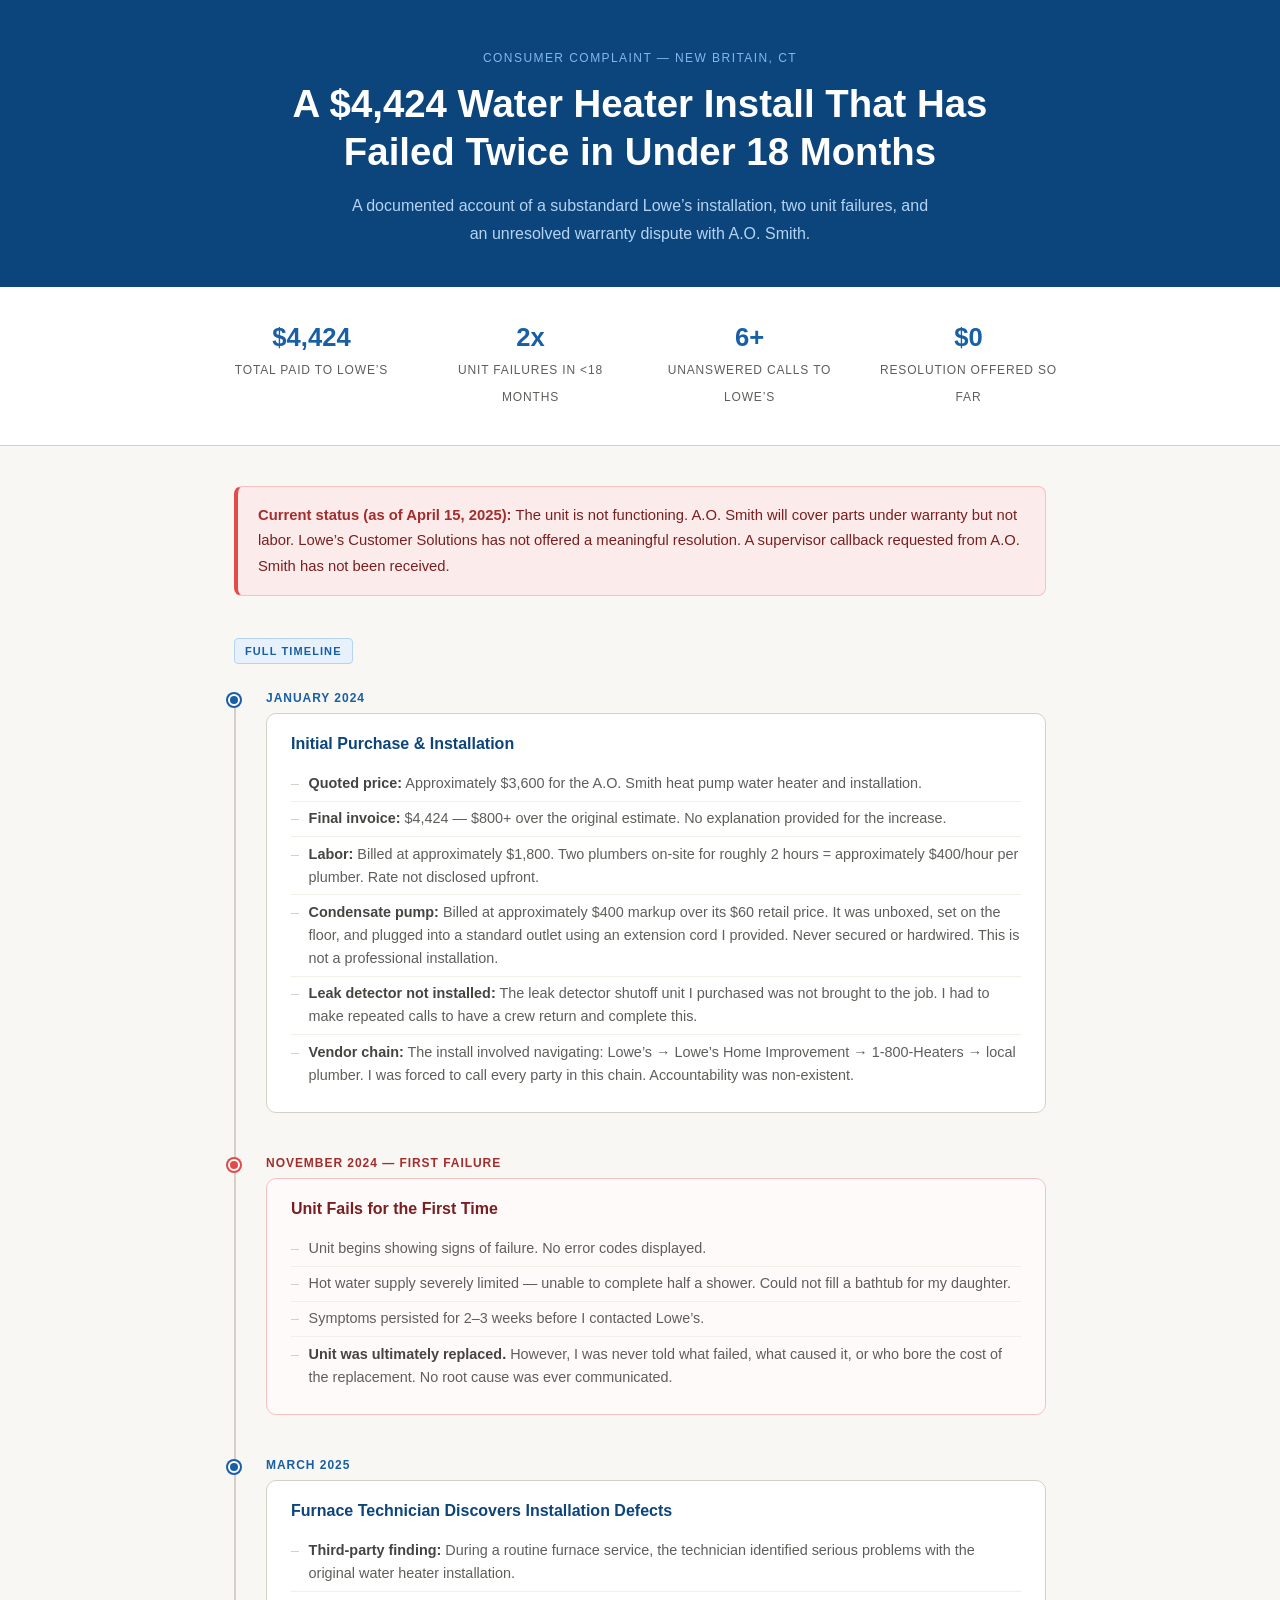
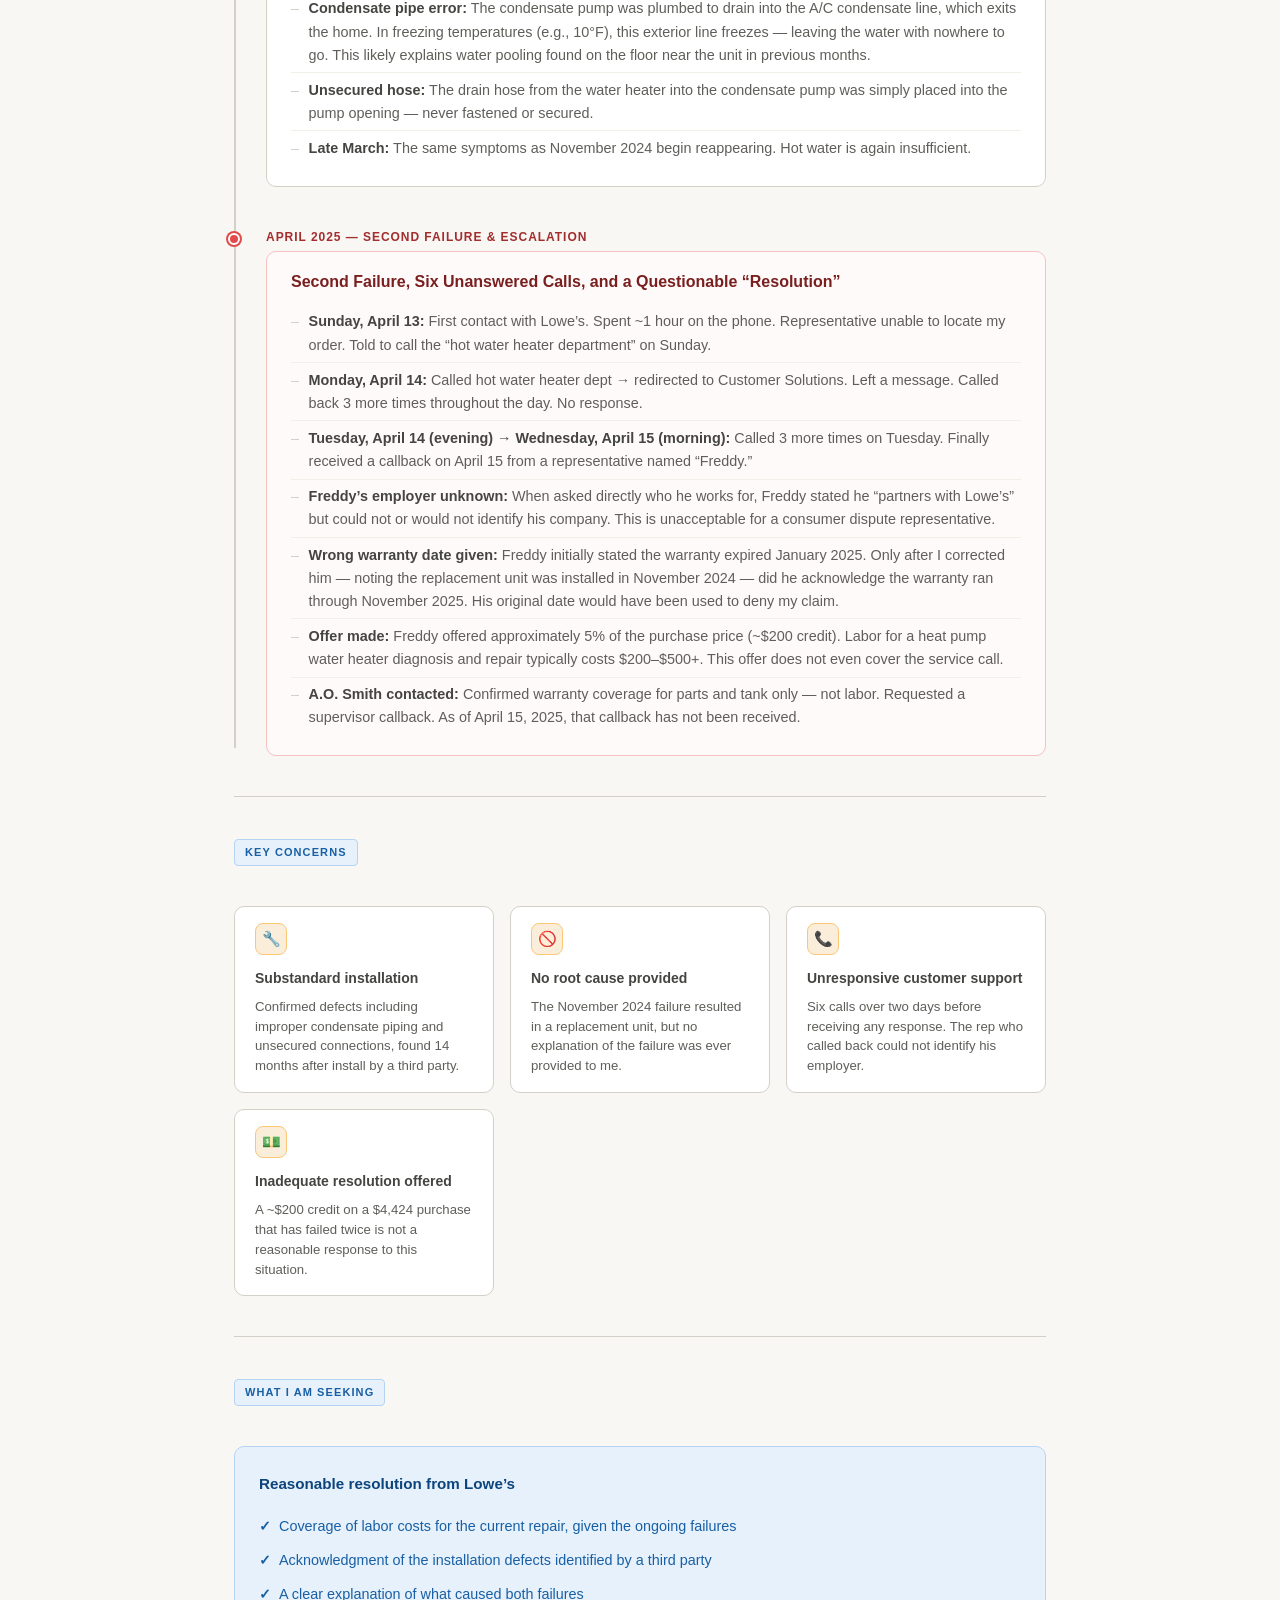
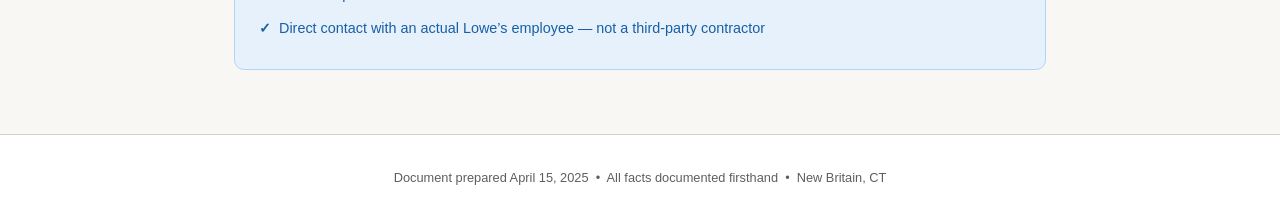
<file: aosmithpos.html>
<!DOCTYPE html>
<html lang="en">
<head>
<meta charset="UTF-8">
<meta name="viewport" content="width=device-width, initial-scale=1.0">
<title>My Lowe's Installation Nightmare | A Consumer's Story</title>
<style>
  *, *::before, *::after { box-sizing: border-box; margin: 0; padding: 0; }

  :root {
    --blue-dark: #0C447C;
    --blue-mid: #185FA5;
    --blue-light: #E6F1FB;
    --blue-border: #B5D4F4;
    --gray-text: #444441;
    --gray-muted: #5F5E5A;
    --gray-light: #F1EFE8;
    --gray-border: #D3D1C7;
    --red-bg: #FCEBEB;
    --red-border: #F7C1C1;
    --red-text: #791F1F;
    --amber-bg: #FAEEDA;
    --amber-border: #FAC775;
    --amber-text: #633806;
    --white: #ffffff;
  }

  body {
    font-family: -apple-system, BlinkMacSystemFont, 'Segoe UI', Roboto, sans-serif;
    font-size: 16px;
    line-height: 1.7;
    color: var(--gray-text);
    background: #f8f7f4;
  }

  /* HEADER */
  header {
    background: var(--blue-dark);
    color: #fff;
    padding: 3rem 1.5rem 2.5rem;
    text-align: center;
  }
  header .eyebrow {
    font-size: 12px;
    letter-spacing: 0.12em;
    text-transform: uppercase;
    color: #85B7EB;
    margin-bottom: 0.75rem;
  }
  header h1 {
    font-size: clamp(1.6rem, 4vw, 2.4rem);
    font-weight: 600;
    color: #fff;
    line-height: 1.25;
    margin-bottom: 1rem;
    max-width: 700px;
    margin-left: auto;
    margin-right: auto;
  }
  header p {
    font-size: 1rem;
    color: #B5D4F4;
    max-width: 580px;
    margin: 0 auto;
  }

  /* SUMMARY STATS */
  .stats-bar {
    background: var(--white);
    border-bottom: 1px solid var(--gray-border);
    padding: 1.5rem;
  }
  .stats-inner {
    max-width: 860px;
    margin: 0 auto;
    display: grid;
    grid-template-columns: repeat(auto-fit, minmax(140px, 1fr));
    gap: 1rem;
  }
  .stat {
    text-align: center;
    padding: 0.75rem 0.5rem;
  }
  .stat-value {
    font-size: 1.6rem;
    font-weight: 600;
    color: var(--blue-mid);
    display: block;
    line-height: 1.1;
    margin-bottom: 0.25rem;
  }
  .stat-label {
    font-size: 12px;
    color: var(--gray-muted);
    text-transform: uppercase;
    letter-spacing: 0.07em;
  }

  /* MAIN CONTENT */
  main {
    max-width: 860px;
    margin: 0 auto;
    padding: 2.5rem 1.5rem 4rem;
  }

  /* ALERT BOX */
  .alert {
    background: var(--red-bg);
    border: 1px solid var(--red-border);
    border-left: 4px solid #E24B4A;
    border-radius: 8px;
    padding: 1rem 1.25rem;
    margin-bottom: 2.5rem;
    color: var(--red-text);
    font-size: 0.925rem;
  }
  .alert strong { color: #A32D2D; }

  /* SECTION HEADINGS */
  .section-label {
    display: inline-block;
    font-size: 11px;
    font-weight: 600;
    letter-spacing: 0.1em;
    text-transform: uppercase;
    color: var(--blue-mid);
    background: var(--blue-light);
    border: 1px solid var(--blue-border);
    border-radius: 4px;
    padding: 3px 10px;
    margin-bottom: 1.5rem;
  }

  /* TIMELINE */
  .timeline {
    position: relative;
    padding-left: 2rem;
  }
  .timeline::before {
    content: '';
    position: absolute;
    left: 0;
    top: 8px;
    bottom: 8px;
    width: 2px;
    background: var(--gray-border);
  }

  .timeline-entry {
    position: relative;
    margin-bottom: 2.5rem;
  }
  .timeline-entry::before {
    content: '';
    position: absolute;
    left: -2.4rem;
    top: 6px;
    width: 12px;
    height: 12px;
    border-radius: 50%;
    background: var(--blue-mid);
    border: 2px solid var(--white);
    box-shadow: 0 0 0 2px var(--blue-mid);
  }
  .timeline-entry.critical::before {
    background: #E24B4A;
    box-shadow: 0 0 0 2px #E24B4A;
  }

  .timeline-month {
    font-size: 0.75rem;
    font-weight: 600;
    letter-spacing: 0.08em;
    text-transform: uppercase;
    color: var(--blue-mid);
    margin-bottom: 0.25rem;
  }
  .timeline-entry.critical .timeline-month { color: #A32D2D; }

  .timeline-card {
    background: var(--white);
    border: 1px solid var(--gray-border);
    border-radius: 10px;
    padding: 1.25rem 1.5rem;
  }
  .timeline-entry.critical .timeline-card {
    border-color: var(--red-border);
    background: #fffafa;
  }

  .timeline-card h2 {
    font-size: 1rem;
    font-weight: 600;
    color: var(--blue-dark);
    margin-bottom: 0.75rem;
    line-height: 1.3;
  }
  .timeline-entry.critical .timeline-card h2 { color: var(--red-text); }

  .timeline-card ul {
    list-style: none;
    padding: 0;
    margin: 0;
  }
  .timeline-card ul li {
    font-size: 0.9rem;
    line-height: 1.6;
    color: var(--gray-muted);
    padding: 0.35rem 0 0.35rem 1.1rem;
    border-bottom: 1px solid var(--gray-light);
    position: relative;
  }
  .timeline-card ul li:last-child { border-bottom: none; }
  .timeline-card ul li::before {
    content: '–';
    position: absolute;
    left: 0;
    color: var(--gray-border);
  }
  .timeline-card ul li strong {
    color: var(--gray-text);
    font-weight: 600;
  }

  /* DIVIDER */
  .divider {
    border: none;
    border-top: 1px solid var(--gray-border);
    margin: 2.5rem 0;
  }

  /* CONCERNS GRID */
  .concerns-grid {
    display: grid;
    grid-template-columns: repeat(auto-fit, minmax(240px, 1fr));
    gap: 1rem;
    margin-top: 1rem;
  }
  .concern-card {
    background: var(--white);
    border: 1px solid var(--gray-border);
    border-radius: 10px;
    padding: 1rem 1.25rem;
  }
  .concern-card .icon {
    width: 32px;
    height: 32px;
    border-radius: 8px;
    background: var(--amber-bg);
    border: 1px solid var(--amber-border);
    display: flex;
    align-items: center;
    justify-content: center;
    margin-bottom: 0.75rem;
    font-size: 15px;
  }
  .concern-card h3 {
    font-size: 0.875rem;
    font-weight: 600;
    color: var(--gray-text);
    margin-bottom: 0.4rem;
  }
  .concern-card p {
    font-size: 0.825rem;
    color: var(--gray-muted);
    line-height: 1.5;
  }

  /* WHAT I WANT */
  .resolution-box {
    background: var(--blue-light);
    border: 1px solid var(--blue-border);
    border-radius: 10px;
    padding: 1.5rem;
    margin-top: 1rem;
  }
  .resolution-box h3 {
    font-size: 0.95rem;
    font-weight: 600;
    color: var(--blue-dark);
    margin-bottom: 0.75rem;
  }
  .resolution-box ul {
    list-style: none;
    padding: 0;
  }
  .resolution-box ul li {
    font-size: 0.9rem;
    color: var(--blue-mid);
    padding: 0.3rem 0 0.3rem 1.25rem;
    position: relative;
  }
  .resolution-box ul li::before {
    content: '✓';
    position: absolute;
    left: 0;
    font-weight: 700;
    color: var(--blue-mid);
  }

  /* FOOTER */
  footer {
    text-align: center;
    padding: 2rem 1.5rem;
    font-size: 0.8rem;
    color: var(--gray-muted);
    border-top: 1px solid var(--gray-border);
    background: var(--white);
  }

  @media (max-width: 600px) {
    .timeline { padding-left: 1.5rem; }
    .timeline-entry::before { left: -1.9rem; }
  }
</style>
</head>
<body>

<header>
  <p class="eyebrow">Consumer Complaint &mdash; New Britain, CT</p>
  <h1>A $4,424 Water Heater Install That Has Failed Twice in Under 18 Months</h1>
  <p>A documented account of a substandard Lowe&#8217;s installation, two unit failures, and an unresolved warranty dispute with A.O. Smith.</p>
</header>

<div class="stats-bar">
  <div class="stats-inner">
    <div class="stat">
      <span class="stat-value">$4,424</span>
      <span class="stat-label">Total paid to Lowe&#8217;s</span>
    </div>
    <div class="stat">
      <span class="stat-value">2x</span>
      <span class="stat-label">Unit failures in &lt;18 months</span>
    </div>
    <div class="stat">
      <span class="stat-value">6+</span>
      <span class="stat-label">Unanswered calls to Lowe&#8217;s</span>
    </div>
    <div class="stat">
      <span class="stat-value">$0</span>
      <span class="stat-label">Resolution offered so far</span>
    </div>
  </div>
</div>

<main>

  <div class="alert">
    <strong>Current status (as of April 15, 2025):</strong> The unit is not functioning. A.O. Smith will cover parts under warranty but not labor. Lowe&#8217;s Customer Solutions has not offered a meaningful resolution. A supervisor callback requested from A.O. Smith has not been received.
  </div>

  <div class="section-label">Full Timeline</div>

  <div class="timeline">

    <!-- JANUARY 2024 -->
    <div class="timeline-entry">
      <div class="timeline-month">January 2024</div>
      <div class="timeline-card">
        <h2>Initial Purchase &amp; Installation</h2>
        <ul>
          <li><strong>Quoted price:</strong> Approximately $3,600 for the A.O. Smith heat pump water heater and installation.</li>
          <li><strong>Final invoice:</strong> $4,424 &mdash; $800+ over the original estimate. No explanation provided for the increase.</li>
          <li><strong>Labor:</strong> Billed at approximately $1,800. Two plumbers on-site for roughly 2 hours = approximately $400/hour per plumber. Rate not disclosed upfront.</li>
          <li><strong>Condensate pump:</strong> Billed at approximately $400 markup over its $60 retail price. It was unboxed, set on the floor, and plugged into a standard outlet using an extension cord I provided. Never secured or hardwired. This is not a professional installation.</li>
          <li><strong>Leak detector not installed:</strong> The leak detector shutoff unit I purchased was not brought to the job. I had to make repeated calls to have a crew return and complete this.</li>
          <li><strong>Vendor chain:</strong> The install involved navigating: Lowe&#8217;s &rarr; Lowe&#8217;s Home Improvement &rarr; 1-800-Heaters &rarr; local plumber. I was forced to call every party in this chain. Accountability was non-existent.</li>
        </ul>
      </div>
    </div>

    <!-- NOVEMBER 2024 -->
    <div class="timeline-entry critical">
      <div class="timeline-month">November 2024 &mdash; First Failure</div>
      <div class="timeline-card">
        <h2>Unit Fails for the First Time</h2>
        <ul>
          <li>Unit begins showing signs of failure. No error codes displayed.</li>
          <li>Hot water supply severely limited &mdash; unable to complete half a shower. Could not fill a bathtub for my daughter.</li>
          <li>Symptoms persisted for 2&ndash;3 weeks before I contacted Lowe&#8217;s.</li>
          <li><strong>Unit was ultimately replaced.</strong> However, I was never told what failed, what caused it, or who bore the cost of the replacement. No root cause was ever communicated.</li>
        </ul>
      </div>
    </div>

    <!-- MARCH 2025 -->
    <div class="timeline-entry">
      <div class="timeline-month">March 2025</div>
      <div class="timeline-card">
        <h2>Furnace Technician Discovers Installation Defects</h2>
        <ul>
          <li><strong>Third-party finding:</strong> During a routine furnace service, the technician identified serious problems with the original water heater installation.</li>
          <li><strong>Condensate pipe error:</strong> The condensate pump was plumbed to drain into the A/C condensate line, which exits the home. In freezing temperatures (e.g., 10&deg;F), this exterior line freezes &mdash; leaving the water with nowhere to go. This likely explains water pooling found on the floor near the unit in previous months.</li>
          <li><strong>Unsecured hose:</strong> The drain hose from the water heater into the condensate pump was simply placed into the pump opening &mdash; never fastened or secured.</li>
          <li><strong>Late March:</strong> The same symptoms as November 2024 begin reappearing. Hot water is again insufficient.</li>
        </ul>
      </div>
    </div>

    <!-- APRIL 2025 -->
    <div class="timeline-entry critical">
      <div class="timeline-month">April 2025 &mdash; Second Failure &amp; Escalation</div>
      <div class="timeline-card">
        <h2>Second Failure, Six Unanswered Calls, and a Questionable &#8220;Resolution&#8221;</h2>
        <ul>
          <li><strong>Sunday, April 13:</strong> First contact with Lowe&#8217;s. Spent ~1 hour on the phone. Representative unable to locate my order. Told to call the &#8220;hot water heater department&#8221; on Sunday.</li>
          <li><strong>Monday, April 14:</strong> Called hot water heater dept &rarr; redirected to Customer Solutions. Left a message. Called back 3 more times throughout the day. No response.</li>
          <li><strong>Tuesday, April 14 (evening) &rarr; Wednesday, April 15 (morning):</strong> Called 3 more times on Tuesday. Finally received a callback on April 15 from a representative named &#8220;Freddy.&#8221;</li>
          <li><strong>Freddy&#8217;s employer unknown:</strong> When asked directly who he works for, Freddy stated he &#8220;partners with Lowe&#8217;s&#8221; but could not or would not identify his company. This is unacceptable for a consumer dispute representative.</li>
          <li><strong>Wrong warranty date given:</strong> Freddy initially stated the warranty expired January 2025. Only after I corrected him &mdash; noting the replacement unit was installed in November 2024 &mdash; did he acknowledge the warranty ran through November 2025. His original date would have been used to deny my claim.</li>
          <li><strong>Offer made:</strong> Freddy offered approximately 5% of the purchase price (~$200 credit). Labor for a heat pump water heater diagnosis and repair typically costs $200&ndash;$500+. This offer does not even cover the service call.</li>
          <li><strong>A.O. Smith contacted:</strong> Confirmed warranty coverage for parts and tank only &mdash; not labor. Requested a supervisor callback. As of April 15, 2025, that callback has not been received.</li>
        </ul>
      </div>
    </div>

  </div><!-- /timeline -->

  <hr class="divider">

  <div class="section-label">Key Concerns</div>
  <div class="concerns-grid">
    <div class="concern-card">
      <div class="icon">&#128295;</div>
      <h3>Substandard installation</h3>
      <p>Confirmed defects including improper condensate piping and unsecured connections, found 14 months after install by a third party.</p>
    </div>
    <div class="concern-card">
      <div class="icon">&#128683;</div>
      <h3>No root cause provided</h3>
      <p>The November 2024 failure resulted in a replacement unit, but no explanation of the failure was ever provided to me.</p>
    </div>
    <div class="concern-card">
      <div class="icon">&#128222;</div>
      <h3>Unresponsive customer support</h3>
      <p>Six calls over two days before receiving any response. The rep who called back could not identify his employer.</p>
    </div>
    <div class="concern-card">
      <div class="icon">&#128181;</div>
      <h3>Inadequate resolution offered</h3>
      <p>A ~$200 credit on a $4,424 purchase that has failed twice is not a reasonable response to this situation.</p>
    </div>
  </div>

  <hr class="divider">

  <div class="section-label">What I Am Seeking</div>
  <div class="resolution-box">
    <h3>Reasonable resolution from Lowe&#8217;s</h3>
    <ul>
      <li>Coverage of labor costs for the current repair, given the ongoing failures</li>
      <li>Acknowledgment of the installation defects identified by a third party</li>
      <li>A clear explanation of what caused both failures</li>
      <li>Direct contact with an actual Lowe&#8217;s employee &mdash; not a third-party contractor</li>
    </ul>
  </div>

</main>

<footer>
  Document prepared April 15, 2025 &nbsp;&bull;&nbsp; All facts documented firsthand &nbsp;&bull;&nbsp; New Britain, CT
</footer>

</body>
</html>
</file>
